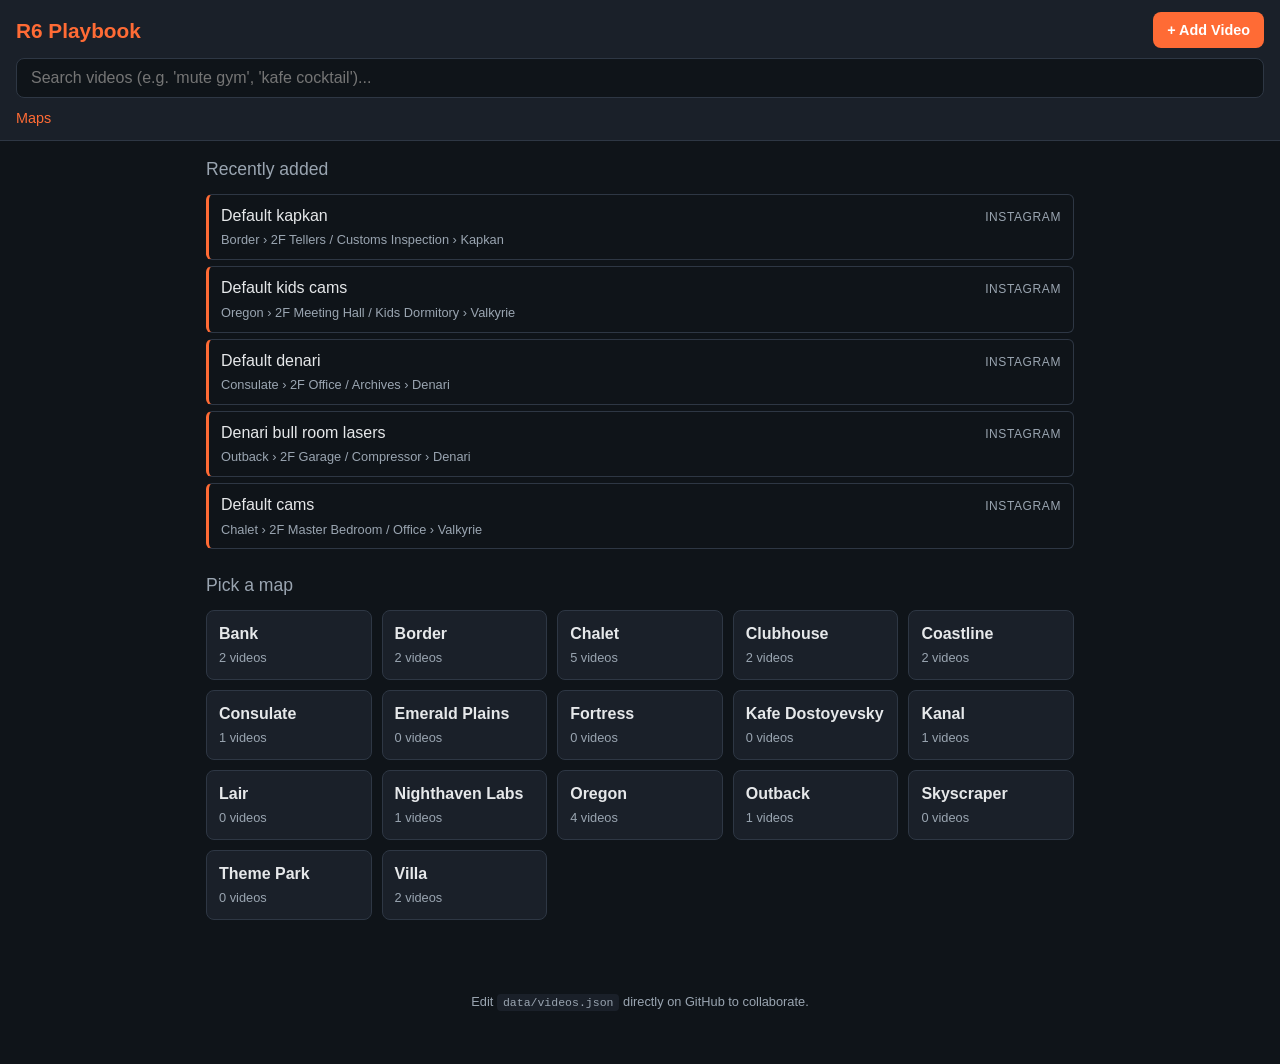
<file: index.html>
<!DOCTYPE html>
<html lang="en">
<head>
  <meta charset="UTF-8">
  <meta name="viewport" content="width=device-width, initial-scale=1.0">
  <meta name="theme-color" content="#0f1419">
  <title>R6 Playbook</title>
  <link rel="stylesheet" href="style.css">
</head>
<body>
  <header>
    <div class="header-top">
      <h1><a href="#" id="home-link">R6 Playbook</a></h1>
      <a href="add.html" class="add-btn">+ Add Video</a>
    </div>
    <input
      type="search"
      id="search"
      placeholder="Search videos (e.g. 'mute gym', 'kafe cocktail')..."
      autocomplete="off"
    >
    <nav id="breadcrumbs" class="breadcrumbs"></nav>
  </header>

  <main id="content">
    <div class="loading">Loading...</div>
  </main>

  <footer>
    <p>Edit <code>data/videos.json</code> directly on GitHub to collaborate.</p>
  </footer>

  <script src="app.js"></script>
</body>
</html>
</file>
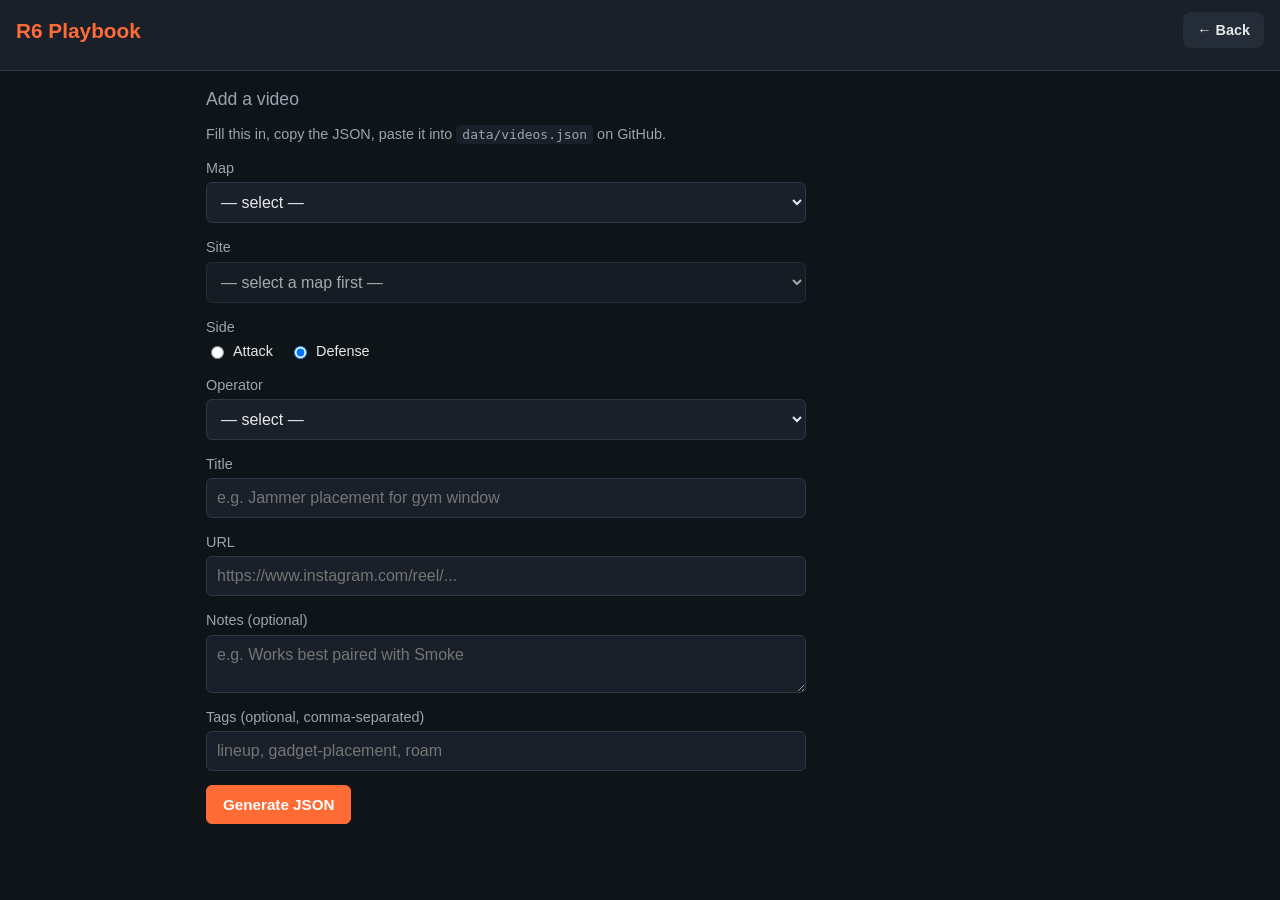
<file: add.html>
<!DOCTYPE html>
<html lang="en">
<head>
  <meta charset="UTF-8">
  <meta name="viewport" content="width=device-width, initial-scale=1.0">
  <meta name="theme-color" content="#0f1419">
  <title>Add Video - R6 Playbook</title>
  <link rel="stylesheet" href="style.css">
</head>
<body>
  <header>
    <div class="header-top">
      <h1><a href="index.html">R6 Playbook</a></h1>
      <a href="index.html" class="add-btn secondary">← Back</a>
    </div>
  </header>

  <main id="content">
    <section class="add-form">
      <h2>Add a video</h2>
      <p class="hint">Fill this in, copy the JSON, paste it into <code>data/videos.json</code> on GitHub.</p>

      <form id="entry-form" onsubmit="return false;">
        <label>
          Map
          <select id="f-map" required>
            <option value="">— select —</option>
          </select>
        </label>

        <label>
          Site
          <select id="f-site" required disabled>
            <option value="">— select a map first —</option>
          </select>
        </label>

        <label>
          Side
          <div class="radio-row">
            <label class="radio"><input type="radio" name="f-side" value="attack"> Attack</label>
            <label class="radio"><input type="radio" name="f-side" value="defense" checked> Defense</label>
          </div>
        </label>

        <label>
          Operator
          <select id="f-operator" required>
            <option value="">— select —</option>
          </select>
        </label>

        <label>
          Title
          <input type="text" id="f-title" placeholder="e.g. Jammer placement for gym window" required>
        </label>

        <label>
          URL
          <input type="url" id="f-url" placeholder="https://www.instagram.com/reel/..." required>
        </label>

        <label>
          Notes (optional)
          <textarea id="f-notes" rows="2" placeholder="e.g. Works best paired with Smoke"></textarea>
        </label>

        <label>
          Tags (optional, comma-separated)
          <input type="text" id="f-tags" placeholder="lineup, gadget-placement, roam">
        </label>

        <div class="btn-row">
          <button type="button" id="generate-btn" class="btn primary">Generate JSON</button>
        </div>
      </form>

      <div id="output" class="output hidden">
        <h3>Copy this and paste it into <code>data/videos.json</code></h3>
        <p class="hint">Paste it as a new item in the array (add a comma after the previous entry).</p>
        <textarea id="json-output" readonly rows="10"></textarea>
        <div class="btn-row">
          <button type="button" id="copy-btn" class="btn">Copy to clipboard</button>
          <a id="github-link" href="#" target="_blank" rel="noopener" class="btn secondary">
            Open videos.json on GitHub →
          </a>
        </div>
        <p id="copy-status" class="status"></p>
      </div>
    </section>
  </main>

  <script src="add.js"></script>
</body>
</html>
</file>
<file: style.css>
/* R6 Playbook — lightweight dark theme, mobile-first */

:root {
  --bg: #0f1419;
  --bg-elev: #1a2029;
  --bg-hover: #242c38;
  --border: #2e3744;
  --text: #e6e8ea;
  --text-dim: #9aa5b1;
  --accent: #ff6b35;
  --accent-hover: #ff8758;
  --attack: #ff6b35;
  --defense: #4a90e2;
  --success: #4caf50;
  --radius: 8px;
}

* { box-sizing: border-box; }

html, body {
  margin: 0;
  padding: 0;
  background: var(--bg);
  color: var(--text);
  font-family: -apple-system, BlinkMacSystemFont, 'Segoe UI', Roboto, sans-serif;
  font-size: 16px;
  line-height: 1.4;
  -webkit-font-smoothing: antialiased;
}

a { color: inherit; text-decoration: none; }

code {
  background: var(--bg-elev);
  padding: 2px 6px;
  border-radius: 4px;
  font-size: 0.9em;
}

/* ---------- Header ---------- */
header {
  background: var(--bg-elev);
  border-bottom: 1px solid var(--border);
  padding: 12px 16px;
  position: sticky;
  top: 0;
  z-index: 10;
}

.header-top {
  display: flex;
  justify-content: space-between;
  align-items: center;
  margin-bottom: 10px;
}

h1 {
  margin: 0;
  font-size: 1.3rem;
  font-weight: 700;
}

h1 a { color: var(--accent); }

.add-btn {
  background: var(--accent);
  color: white;
  padding: 8px 14px;
  border-radius: var(--radius);
  font-weight: 600;
  font-size: 0.9rem;
}

.add-btn:hover { background: var(--accent-hover); }
.add-btn.secondary {
  background: var(--bg-hover);
  color: var(--text);
}

#search {
  width: 100%;
  padding: 10px 14px;
  background: var(--bg);
  border: 1px solid var(--border);
  border-radius: var(--radius);
  color: var(--text);
  font-size: 1rem;
  outline: none;
}

#search:focus {
  border-color: var(--accent);
}

/* ---------- Breadcrumbs ---------- */
.breadcrumbs {
  margin-top: 10px;
  font-size: 0.9rem;
  color: var(--text-dim);
  min-height: 1.2em;
}

.breadcrumbs a {
  color: var(--accent);
}

.breadcrumbs a:hover { text-decoration: underline; }

.breadcrumbs .sep { margin: 0 6px; opacity: 0.5; }

.breadcrumbs .current { color: var(--text); font-weight: 500; }

/* ---------- Main ---------- */
main {
  max-width: 900px;
  margin: 0 auto;
  padding: 16px;
}

h2 {
  margin: 0 0 12px;
  font-size: 1.1rem;
  color: var(--text-dim);
  font-weight: 500;
}

h3 {
  margin: 0 0 8px;
  font-size: 1rem;
  color: var(--text);
}

section { margin-bottom: 24px; }

/* ---------- Tiles (grid) ---------- */
.grid {
  display: grid;
  grid-template-columns: repeat(auto-fill, minmax(160px, 1fr));
  gap: 10px;
}

.tile {
  display: flex;
  flex-direction: column;
  justify-content: space-between;
  align-items: flex-start;
  background: var(--bg-elev);
  border: 1px solid var(--border);
  border-radius: var(--radius);
  padding: 14px 12px;
  min-height: 70px;
  color: var(--text);
  cursor: pointer;
  font-family: inherit;
  font-size: 1rem;
  text-align: left;
  transition: background 0.1s, border-color 0.1s;
}

.tile:hover, .tile:focus {
  background: var(--bg-hover);
  border-color: var(--accent);
  outline: none;
}

.tile-title { font-weight: 600; }
.tile-count { font-size: 0.8rem; color: var(--text-dim); margin-top: 4px; }

/* ---------- Side toggle ---------- */
.side-toggle {
  display: flex;
  gap: 8px;
  margin-bottom: 16px;
}

.toggle-btn {
  flex: 1;
  padding: 10px;
  background: var(--bg-elev);
  border: 1px solid var(--border);
  border-radius: var(--radius);
  color: var(--text-dim);
  font-size: 1rem;
  font-weight: 600;
  cursor: pointer;
  font-family: inherit;
  transition: all 0.1s;
}

.toggle-btn:hover { background: var(--bg-hover); }

.toggle-btn.active {
  color: white;
}

.toggle-btn[data-side="attack"].active {
  background: var(--attack);
  border-color: var(--attack);
}

.toggle-btn[data-side="defense"].active {
  background: var(--defense);
  border-color: var(--defense);
}

.toggle-btn .count { font-weight: 400; opacity: 0.85; }

/* ---------- Operator list ---------- */
.op-list {
  display: flex;
  flex-direction: column;
  gap: 12px;
}

.op-card {
  background: var(--bg-elev);
  border: 1px solid var(--border);
  border-radius: var(--radius);
  padding: 12px 14px;
}

.op-card h3 {
  color: var(--accent);
  margin-bottom: 8px;
}

/* ---------- Video list items ---------- */
.video-list {
  list-style: none;
  margin: 0;
  padding: 0;
  display: flex;
  flex-direction: column;
  gap: 6px;
}

.video-item a {
  display: block;
  padding: 10px 12px;
  background: var(--bg);
  border: 1px solid var(--border);
  border-radius: 6px;
  transition: background 0.1s, border-color 0.1s;
}

.video-item a:hover {
  background: var(--bg-hover);
  border-color: var(--accent);
}

.vi-main {
  display: flex;
  justify-content: space-between;
  align-items: baseline;
  gap: 10px;
}

.vi-title {
  font-weight: 500;
  flex: 1;
}

.vi-host {
  font-size: 0.75rem;
  color: var(--text-dim);
  text-transform: uppercase;
  letter-spacing: 0.05em;
  white-space: nowrap;
}

.vi-notes {
  font-size: 0.85rem;
  color: var(--text-dim);
  margin-top: 4px;
}

.vi-tags {
  margin-top: 6px;
  display: flex;
  flex-wrap: wrap;
  gap: 4px;
}

.tag {
  font-size: 0.7rem;
  padding: 2px 8px;
  background: var(--bg-elev);
  border: 1px solid var(--border);
  border-radius: 10px;
  color: var(--text-dim);
}

.ctx {
  display: block;
  margin-top: 4px;
  font-size: 0.8rem;
  color: var(--text-dim);
}

/* ---------- Empty / loading / error ---------- */
.empty, .loading, .error {
  text-align: center;
  padding: 30px 16px;
  color: var(--text-dim);
}

.error pre {
  text-align: left;
  background: var(--bg-elev);
  padding: 12px;
  border-radius: 6px;
  overflow-x: auto;
  font-size: 0.85rem;
}

/* ---------- Forms (add.html) ---------- */
.add-form {
  max-width: 600px;
}

.hint {
  color: var(--text-dim);
  font-size: 0.9rem;
  margin-top: 0;
}

form label {
  display: block;
  margin-bottom: 14px;
  font-weight: 500;
  font-size: 0.9rem;
  color: var(--text-dim);
}

form input[type="text"],
form input[type="url"],
form select,
form textarea {
  display: block;
  width: 100%;
  margin-top: 4px;
  padding: 10px;
  background: var(--bg-elev);
  border: 1px solid var(--border);
  border-radius: 6px;
  color: var(--text);
  font-family: inherit;
  font-size: 1rem;
  font-weight: 400;
}

form textarea {
  resize: vertical;
  min-height: 50px;
}

form input:focus, form select:focus, form textarea:focus {
  outline: none;
  border-color: var(--accent);
}

.radio-row {
  display: flex;
  gap: 16px;
  margin-top: 4px;
}

label.radio {
  font-weight: 400;
  color: var(--text);
  margin: 0;
  display: flex;
  align-items: center;
  gap: 6px;
  cursor: pointer;
}

.btn-row {
  display: flex;
  gap: 8px;
  flex-wrap: wrap;
  margin-top: 8px;
}

.btn {
  display: inline-block;
  padding: 10px 16px;
  background: var(--bg-hover);
  border: 1px solid var(--border);
  border-radius: 6px;
  color: var(--text);
  font-size: 0.95rem;
  font-weight: 600;
  cursor: pointer;
  font-family: inherit;
  text-align: center;
}

.btn:hover {
  background: var(--border);
  border-color: var(--accent);
}

.btn.primary {
  background: var(--accent);
  color: white;
  border-color: var(--accent);
}

.btn.primary:hover {
  background: var(--accent-hover);
  border-color: var(--accent-hover);
}

.btn.secondary { background: var(--bg-elev); }

.output {
  margin-top: 20px;
  padding-top: 20px;
  border-top: 1px solid var(--border);
}

.output.hidden { display: none; }

#json-output {
  font-family: 'SF Mono', Menlo, Consolas, monospace;
  font-size: 0.85rem;
  width: 100%;
  background: var(--bg);
  color: var(--text);
  border: 1px solid var(--border);
  border-radius: 6px;
  padding: 10px;
  resize: vertical;
}

.status {
  margin-top: 8px;
  font-size: 0.9rem;
  min-height: 1.2em;
}

.status.success { color: var(--success); }

/* ---------- Footer ---------- */
footer {
  max-width: 900px;
  margin: 0 auto;
  padding: 20px 16px 40px;
  text-align: center;
  color: var(--text-dim);
  font-size: 0.8rem;
}

/* ---------- Recent section ---------- */
.recent h2 { color: var(--text-dim); }
.recent .video-item a { border-left: 3px solid var(--accent); }

/* ---------- Mobile tweaks ---------- */
@media (max-width: 480px) {
  .grid { grid-template-columns: 1fr 1fr; }
  h1 { font-size: 1.1rem; }
}
</file>
